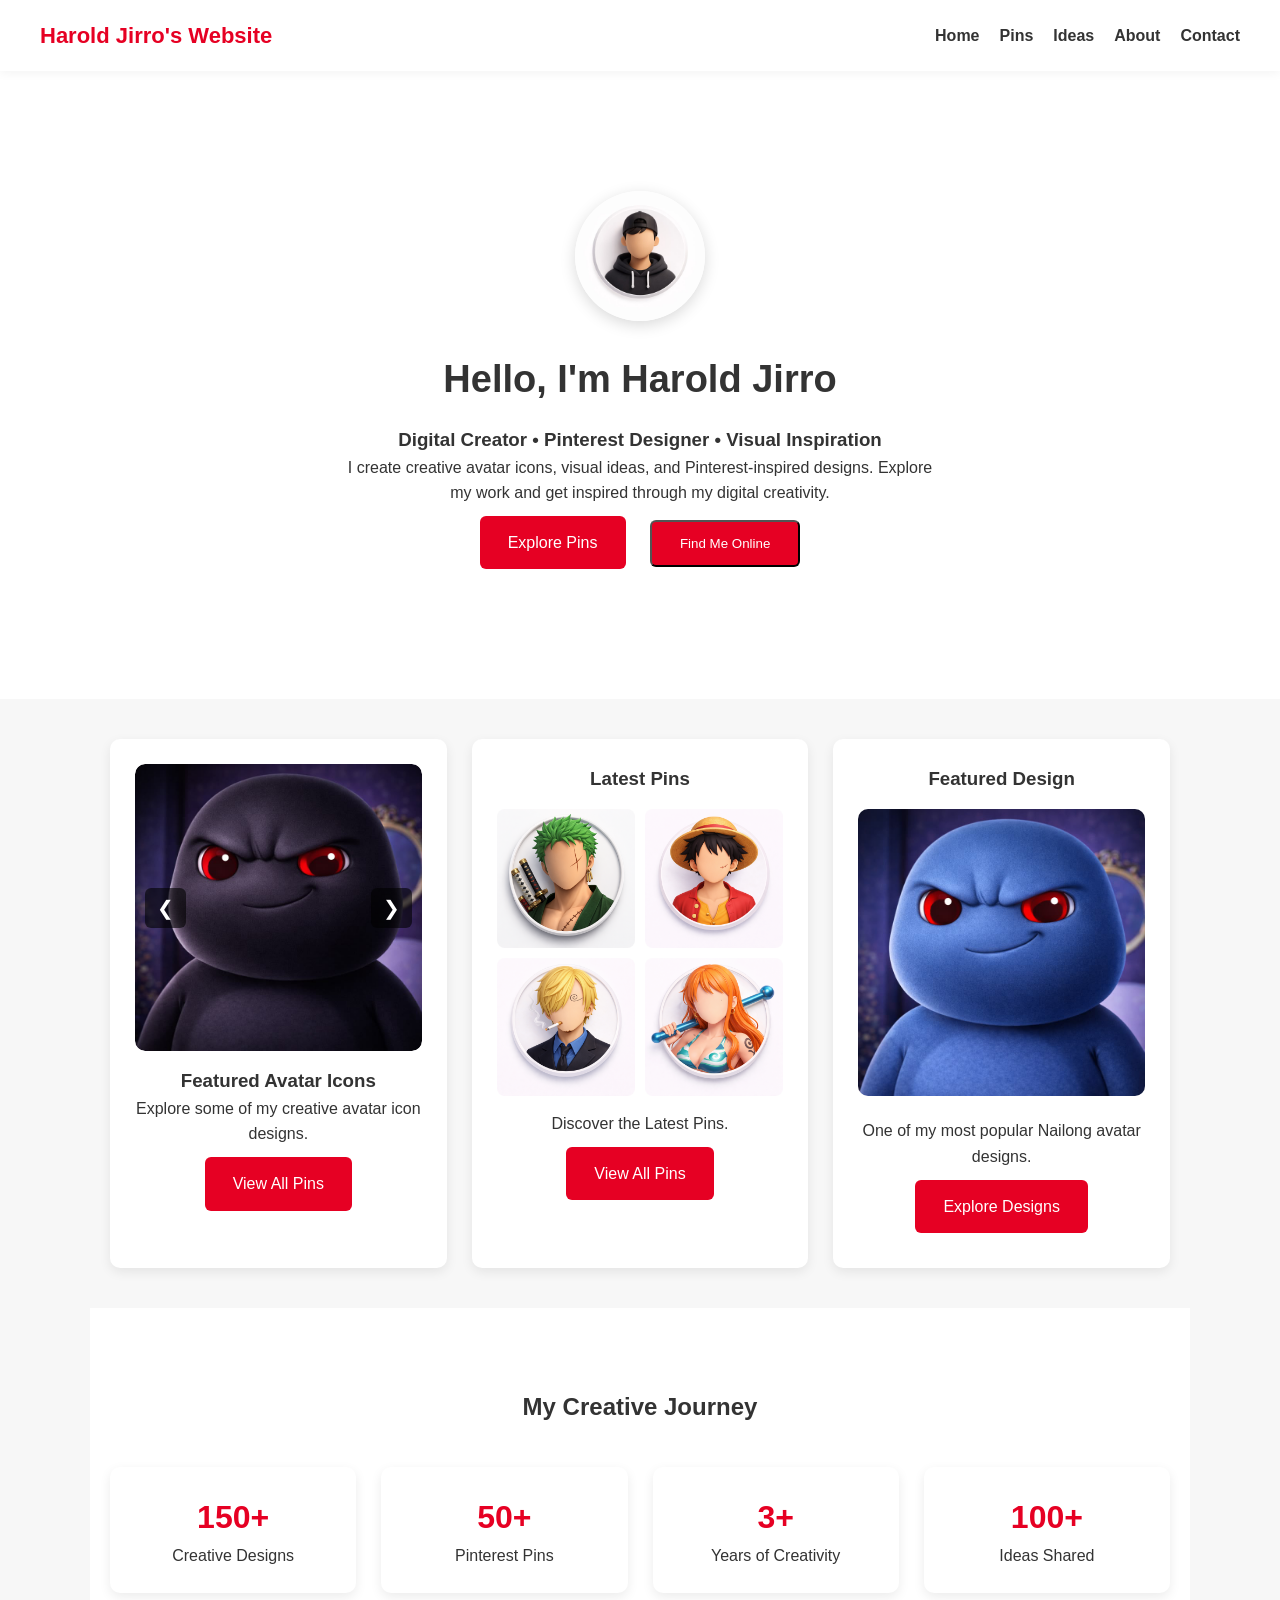
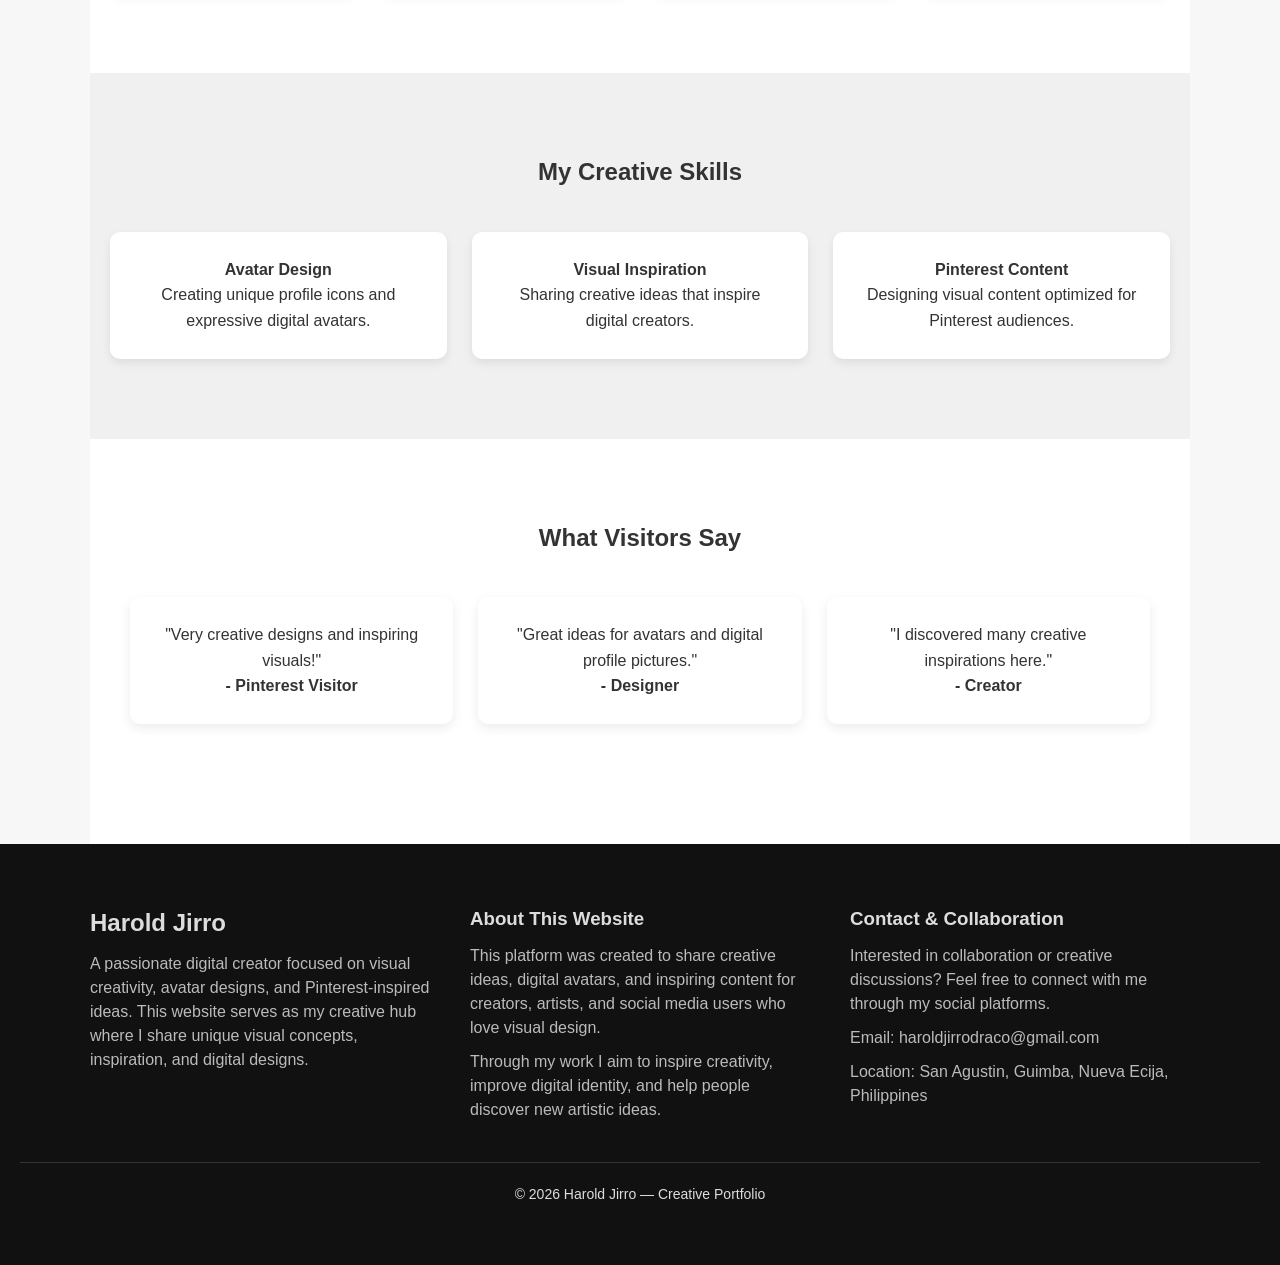
<file: index.html>
<!DOCTYPE html>
<html lang="en">

<head>

<meta charset="UTF-8">
<meta name="viewport" content="width=device-width, initial-scale=1.0">

<meta name="p:domain_verify" content="YOUR_PINTEREST_CODE">

<title>Harold Jirro | Pinterest Creator</title>

<link rel="stylesheet" href="style.css">

</head>

<body>

<header class="navbar">

<div class="logo">Harold Jirro's Website</div>

<nav>
<a href="index.html">Home</a>
<a href="pins.html">Pins</a>
<a href="blog.html">Ideas</a>
<a href="about.html">About</a>
<a href="contact.html">Contact</a>
</nav>

</header>


<section class="hero">

<img src="3D Male Avatar Icon with Black Cap – Minimalist Round Profile Picture.jpg" class="avatar">

<h1>Hello, I'm Harold Jirro</h1>

<h3>Digital Creator • Pinterest Designer • Visual Inspiration</h3>

<p>
I create creative avatar icons, visual ideas, and Pinterest-inspired designs.
Explore my work and get inspired through my digital creativity.
</p>

<a href="pins.html" class="btn">Explore Pins</a>

<button onclick="openModal()" class="btn">
Find Me Online
</button>

</section>


<section class="grid">

<div class="card slideshow-card">

<div class="slideshow-container">

<img class="slide active" src="Matte Black Nailong HD Icon-Savage.jpg">
<img class="slide" src="Zoro Full HD - 3D Icon.png">
<img class="slide" src="avatar3.jpg">
<img class="slide" src="Orange Angry Nailong.jpg">

<button class="slide-btn prev" onclick="changeSlide(-1)">❮</button>
<button class="slide-btn next" onclick="changeSlide(1)">❯</button>

</div>

<h3>Featured Avatar Icons</h3>
<p>Explore some of my creative avatar icon designs.</p>

<a href="pins.html" class="btn">View All Pins</a>

</div>

<div class="card latest-pins">

<h3>Latest Pins</h3>


<div class="latest-grid">

<img src="Zoro Full HD - 3D Icon.png">
<img src="Luffy Full HD - 3D Icon.png">
<img src="Sanji Full HD - 3D Icon.png">
<img src="Nami Full HD - 3D Icon.png">

</div>

<p>Discover the Latest Pins.</p>

<a href="pins.html" class="btn">View All Pins</a>

</div>

<div class="card featured-design">

<h3>Featured Design</h3>

<img src="Blue Nailong HD Icon - Savage.jpg" class="featured-img">

<p>One of my most popular Nailong avatar designs.</p>

<a href="pins.html" class="btn">Explore Designs</a>

</div>

</section>


<section class="section creator-stats">

<h2>My Creative Journey</h2>

<div class="stats-grid">

<div class="stat-card">
<h3>150+</h3>
<p>Creative Designs</p>
</div>

<div class="stat-card">
<h3>50+</h3>
<p>Pinterest Pins</p>
</div>

<div class="stat-card">
<h3>3+</h3>
<p>Years of Creativity</p>
</div>

<div class="stat-card">
<h3>100+</h3>
<p>Ideas Shared</p>
</div>

</div>

</section>


<section class="section skills">

<h2>My Creative Skills</h2>

<div class="skills-grid">

<div class="skill">
<h4>Avatar Design</h4>
<p>Creating unique profile icons and expressive digital avatars.</p>
</div>

<div class="skill">
<h4>Visual Inspiration</h4>
<p>Sharing creative ideas that inspire digital creators.</p>
</div>

<div class="skill">
<h4>Pinterest Content</h4>
<p>Designing visual content optimized for Pinterest audiences.</p>
</div>

</div>

</section>


<section class="section testimonials">

<h2>What Visitors Say</h2>

<div class="grid">

<div class="card">
<p>
"Very creative designs and inspiring visuals!"
</p>
<strong>- Pinterest Visitor</strong>
</div>

<div class="card">
<p>
"Great ideas for avatars and digital profile pictures."
</p>
<strong>- Designer</strong>
</div>

<div class="card">
<p>
"I discovered many creative inspirations here."
</p>
<strong>- Creator</strong>
</div>

</div>

</section>


<div class="modal" id="socialModal">

<div class="modal-content">

<h3>Click My Social Links</h3>

<a href="https://pin.it/5afK9rXz4">Pinterest</a>
<a href="https://www.facebook.com/share/1HzWZU3NKk/">Facebook</a>
<a href="https://www.youtube.com/@Orrij">YouTube</a>

<button onclick="closeModal()">Close</button>

</div>

</div>


<footer>

<div class="footer-container">

<div class="footer-brand">

<h2>Harold Jirro</h2>

<p>
A passionate digital creator focused on visual creativity,
avatar designs, and Pinterest-inspired ideas.
This website serves as my creative hub where I share
unique visual concepts, inspiration, and digital designs.
</p>

</div>

<div class="footer-about">

<h3>About This Website</h3>

<p>
This platform was created to share creative ideas,
digital avatars, and inspiring content for creators,
artists, and social media users who love visual design.
</p>

<p>
Through my work I aim to inspire creativity,
improve digital identity, and help people
discover new artistic ideas.
</p>

</div>

<div class="footer-contact">

<h3>Contact & Collaboration</h3>

<p>
Interested in collaboration or creative discussions?
Feel free to connect with me through my social platforms.
</p>

<p>Email: haroldjirrodraco@gmail.com</p>

<p>Location: San Agustin, Guimba, Nueva Ecija, Philippines</p>

</div>

</div>

<div class="footer-bottom">

<p>© 2026 Harold Jirro — Creative Portfolio</p>

</div>

</footer>

<script src="main.js"></script>

</body>
</html>
</file>
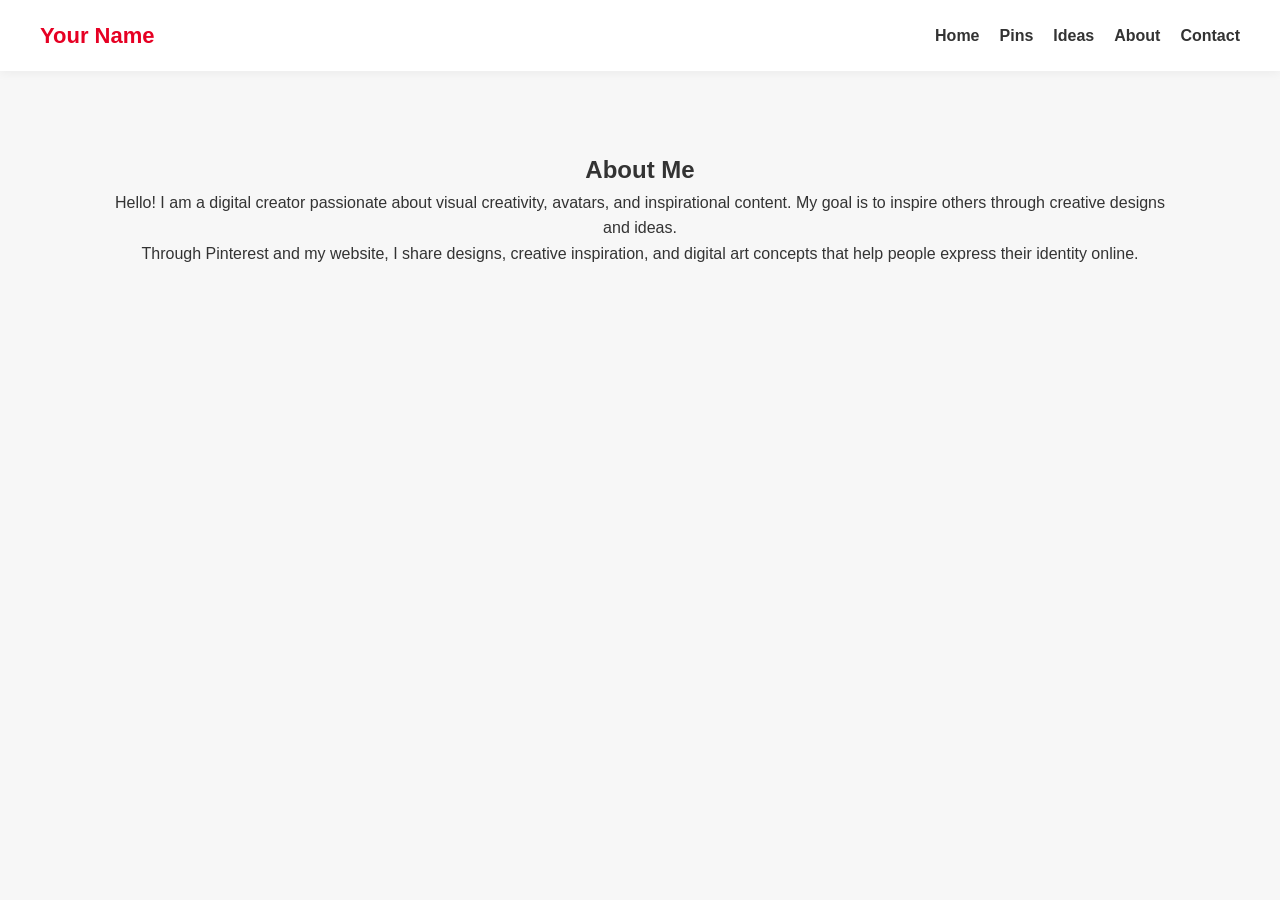
<file: about.html>
<!DOCTYPE html>
<html>

<head>

<title>About Me</title>

<link rel="stylesheet" href="style.css">
<meta name="viewport" content="width=device-width, initial-scale=1.0">
</head>

<body>

<header class="navbar">

<div class="logo">Your Name</div>

<nav>
<a href="index.html">Home</a>
<a href="pins.html">Pins</a>
<a href="blog.html">Ideas</a>
<a href="about.html">About</a>
<a href="contact.html">Contact</a>
</nav>

</header>

<section class="section">

<h1>About Me</h1>

<p>
Hello! I am a digital creator passionate about visual creativity,
avatars, and inspirational content. My goal is to inspire
others through creative designs and ideas.
</p>

<p>
Through Pinterest and my website, I share designs,
creative inspiration, and digital art concepts that
help people express their identity online.
</p>

</section>

</body>
</html>
</file>
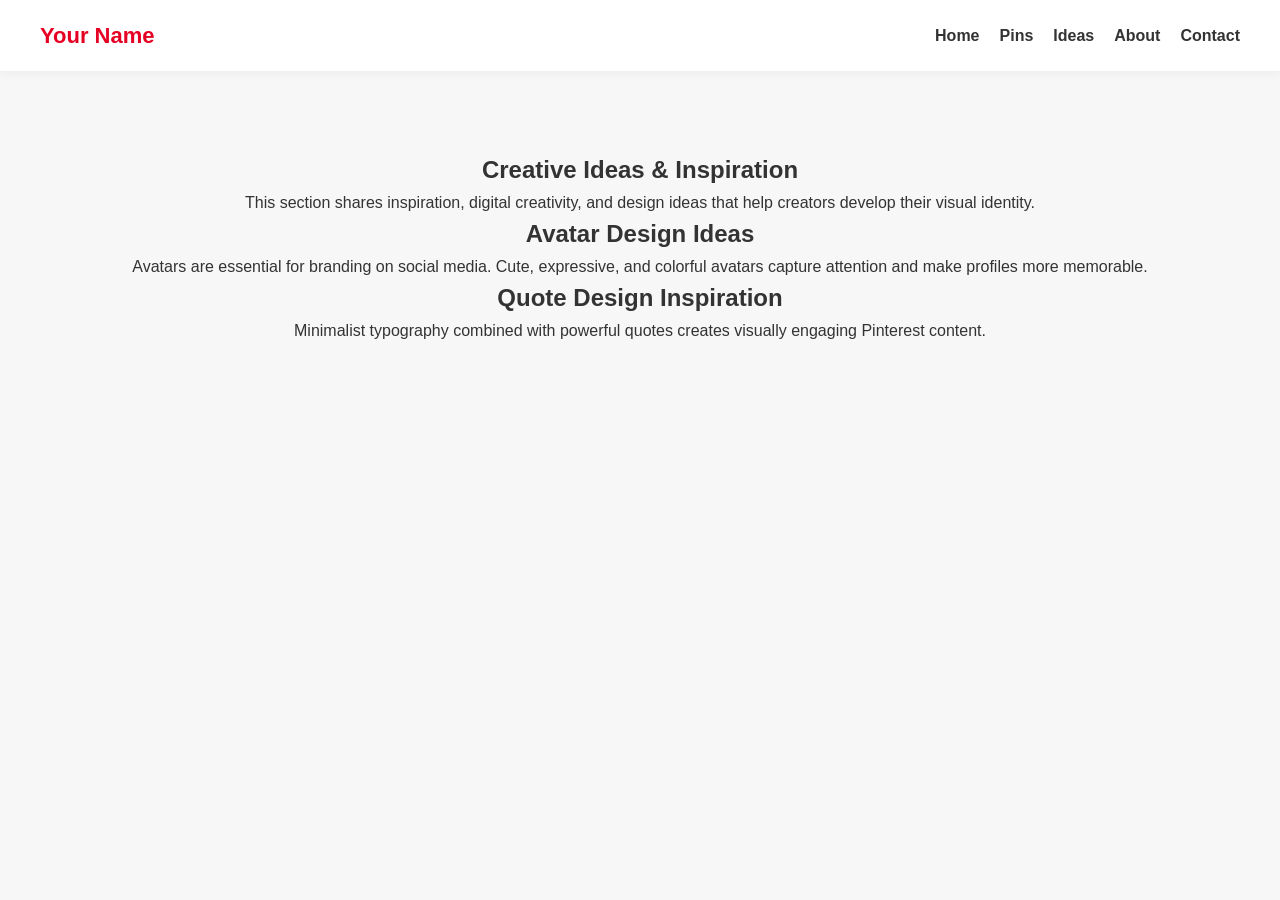
<file: blog.html>
<!DOCTYPE html>
<html>

<head>

<title>Creative Ideas</title>

<link rel="stylesheet" href="style.css">
<meta name="viewport" content="width=device-width, initial-scale=1.0">
</head>

<body>

<header class="navbar">

<div class="logo">Your Name</div>

<nav>
<a href="index.html">Home</a>
<a href="pins.html">Pins</a>
<a href="blog.html">Ideas</a>
<a href="about.html">About</a>
<a href="contact.html">Contact</a>
</nav>

</header>

<section class="section">

<h1>Creative Ideas & Inspiration</h1>

<p>
This section shares inspiration, digital creativity,
and design ideas that help creators develop their visual identity.
</p>

<h2>Avatar Design Ideas</h2>

<p>
Avatars are essential for branding on social media.
Cute, expressive, and colorful avatars capture attention
and make profiles more memorable.
</p>

<h2>Quote Design Inspiration</h2>

<p>
Minimalist typography combined with powerful quotes
creates visually engaging Pinterest content.
</p>

</section>

</body>
</html>
</file>
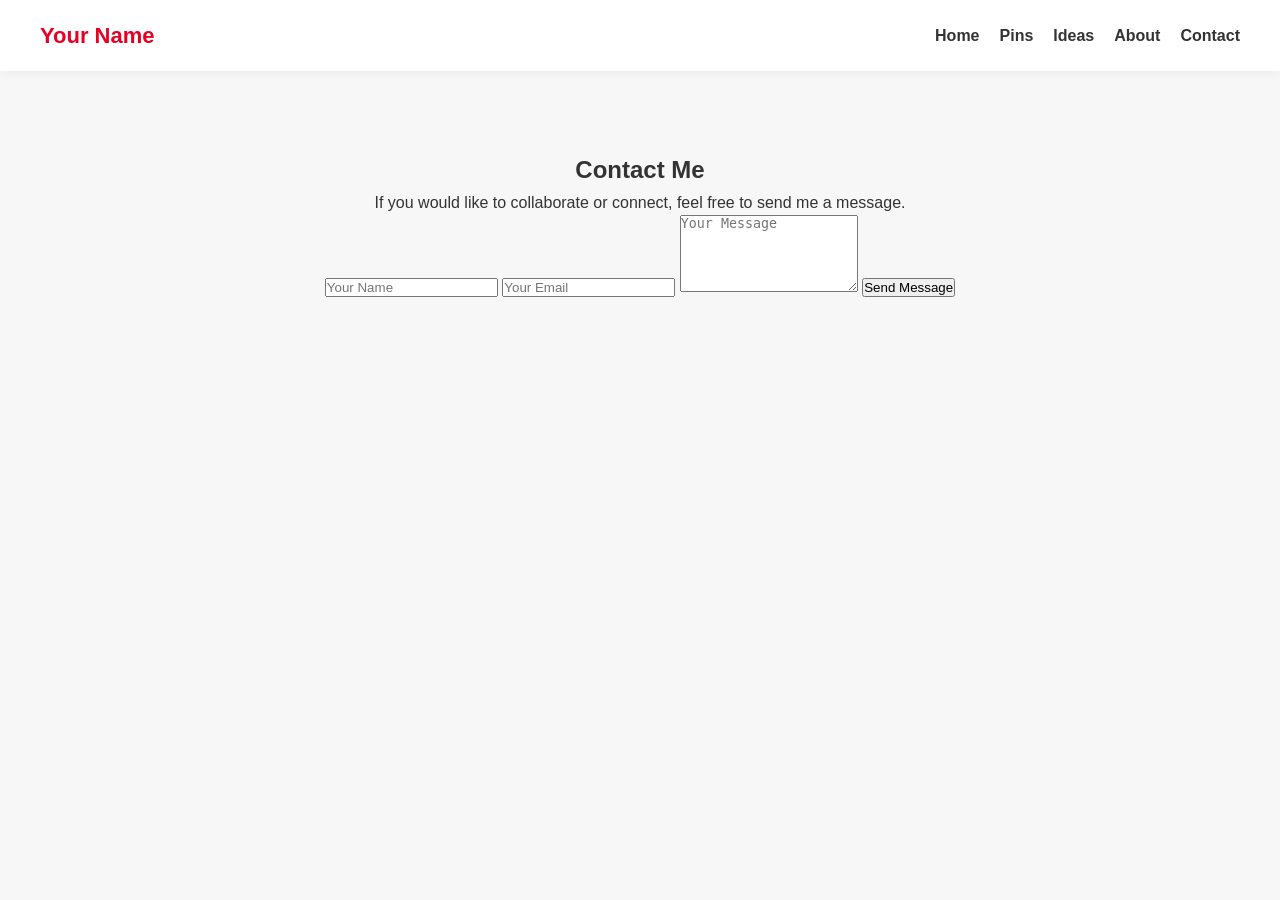
<file: contact.html>
<!DOCTYPE html>
<html>

<head>

<title>Contact</title>

<link rel="stylesheet" href="style.css">
<meta name="viewport" content="width=device-width, initial-scale=1.0">
</head>

<body>

<header class="navbar">

<div class="logo">Your Name</div>

<nav>
<a href="index.html">Home</a>
<a href="pins.html">Pins</a>
<a href="blog.html">Ideas</a>
<a href="about.html">About</a>
<a href="contact.html">Contact</a>
</nav>

</header>

<section class="section">

<h1>Contact Me</h1>

<p>
If you would like to collaborate or connect, feel free to send me a message.
</p>

<form onsubmit="sendMessage(event)">

<input type="text" placeholder="Your Name" required>

<input type="email" placeholder="Your Email" required>

<textarea rows="5" placeholder="Your Message"></textarea>

<button type="submit">Send Message</button>

</form>

</section>

<script src="main.js"></script>

</body>
</html>
</file>
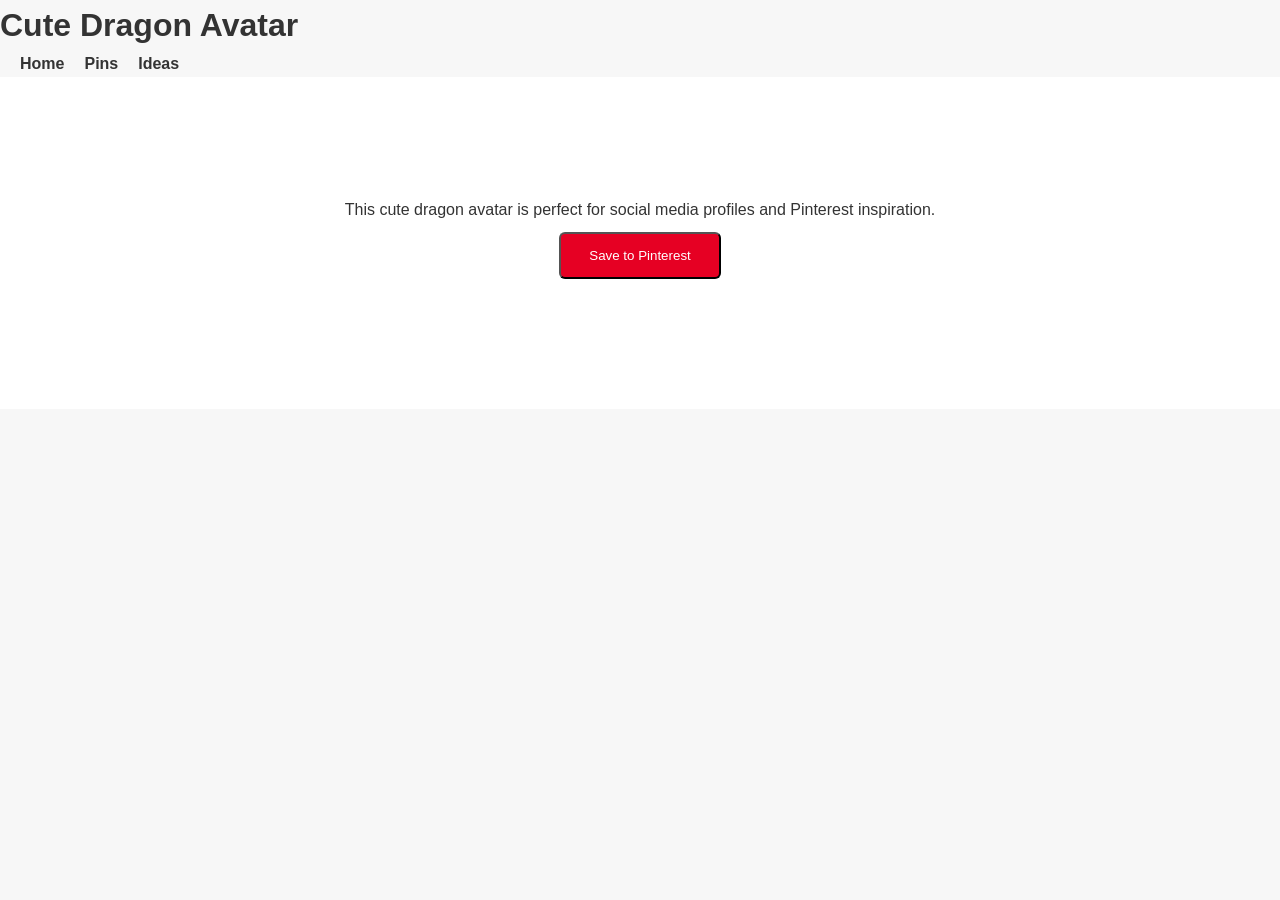
<file: cute-dragon-avatar.html>
<!DOCTYPE html>
<html>

<head>

<title>Cute Dragon Avatar</title>

<link rel="stylesheet" href="style.css">

</head>

<body>

<header>

<h1>Cute Dragon Avatar</h1>

<nav>
<a href="index.html">Home</a>
<a href="pins.html">Pins</a>
<a href="blog.html">Ideas</a>
</nav>

</header>

<section class="hero">

<p>
This cute dragon avatar is perfect for social media profiles
and Pinterest inspiration.
</p>

<button onclick="savePin()" class="btn">
Save to Pinterest
</button>

</section>

<script src="main.js"></script>

</body>
</html>
</file>
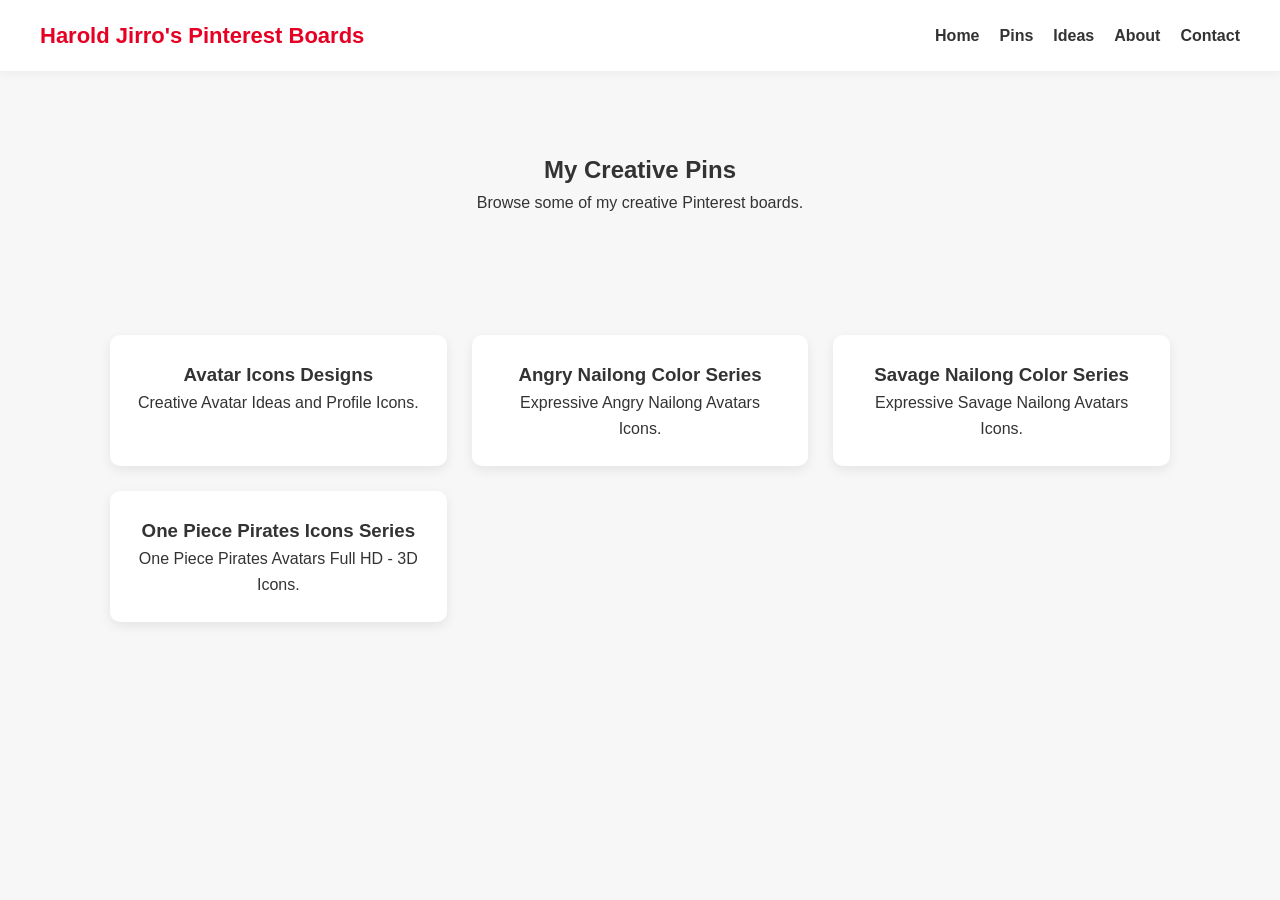
<file: pins.html>
<!DOCTYPE html>
<html>

<head>

<title>Pinterest Pins</title>

<link rel="stylesheet" href="style.css">
<meta name="viewport" content="width=device-width, initial-scale=1.0">
<style>

/* BOARD CARD */

.board-card{
cursor:pointer;
text-align:center;
transition:0.3s;
}

.board-card:hover{
transform:translateY(-6px);
}


/* BOARD MODAL */

.pin-modal{
display:none;
position:fixed;
top:0;
left:0;
width:100%;
height:100%;
background:rgba(0,0,0,0.8);
z-index:999;
justify-content:center;
align-items:center;
padding:20px;
}

.modal-container{
background:white;
max-width:1000px;
width:100%;
border-radius:12px;
padding:30px;
overflow-y:auto;
max-height:90vh;
animation:fadeIn 0.3s ease;
}

@keyframes fadeIn{
from{opacity:0;transform:scale(0.9);}
to{opacity:1;transform:scale(1);}
}

.modal-header{
display:flex;
justify-content:space-between;
align-items:center;
margin-bottom:20px;
}

.close-btn{
background:#e60023;
color:white;
border:none;
padding:8px 14px;
border-radius:6px;
cursor:pointer;
}

.close-btn:hover{
background:#c4001e;
}


/* PIN GRID */

.pin-grid{
display:grid;
grid-template-columns:repeat(auto-fit,minmax(220px,1fr));
gap:25px;
}

.pin-item{
text-align:center;
}

.pin-item img{
width:100%;
border-radius:10px;
cursor:pointer;
transition:0.3s;
}

.pin-item img:hover{
transform:scale(1.05);
}


/* DOWNLOAD BUTTON */

.download-btn{
margin-top:10px;
background:#e60023;
color:white;
border:none;
padding:8px 14px;
border-radius:6px;
cursor:pointer;
font-size:14px;
}

.download-btn:hover{
background:#c4001e;
}


/* IMAGE VIEWER */

.image-viewer{
display:none;
position:fixed;
top:0;
left:0;
width:100%;
height:100%;
background:rgba(0,0,0,0.95);
z-index:2000;
flex-direction:column;
justify-content:center;
align-items:center;
padding:20px;
}

.image-viewer img{
max-width:90%;
max-height:75%;
border-radius:10px;
}

.image-title{
color:white;
margin-top:15px;
font-size:18px;
text-align:center;
}


/* DOWNLOAD MODAL */

.download-modal{
display:none;
position:fixed;
top:0;
left:0;
width:100%;
height:100%;
background:rgba(0,0,0,0.6);
z-index:3000;
justify-content:center;
align-items:center;
}

.download-box{
background:white;
padding:25px;
border-radius:10px;
width:320px;
text-align:center;
}

.download-box h3{
margin-bottom:15px;
}

.download-link{
display:block;
margin:10px 0;
color:#e60023;
font-weight:bold;
word-break:break-all;
}

.modal-btn{
margin-top:10px;
background:#e60023;
color:white;
border:none;
padding:8px 14px;
border-radius:6px;
cursor:pointer;
}

.modal-btn:hover{
background:#c4001e;
}

</style>

</head>

<body>

<header class="navbar">

<div class="logo">Harold Jirro's Pinterest Boards</div>

<nav>
<a href="index.html">Home</a>
<a href="pins.html">Pins</a>
<a href="blog.html">Ideas</a>
<a href="about.html">About</a>
<a href="contact.html">Contact</a>
</nav>

</header>


<section class="section">

<h1>My Creative Pins</h1>
<p>Browse some of my creative Pinterest boards.</p>

</section>


<section class="grid">

<div class="card board-card" onclick="openBoard('avatarBoard')">
<h3>Avatar Icons Designs</h3>
<p>Creative Avatar Ideas and Profile Icons.</p>
</div>

<div class="card board-card" onclick="openBoard('angryBoard')">
<h3>Angry Nailong Color Series</h3>
<p>Expressive Angry Nailong Avatars Icons.</p>
</div>

<div class="card board-card" onclick="openBoard('savageBoard')">
<h3>Savage Nailong Color Series</h3>
<p>Expressive Savage Nailong Avatars Icons.</p>
</div>

<div class="card board-card" onclick="openBoard('onePiecePiratesBoard')">
<h3>One Piece Pirates Icons Series</h3>
<p>One Piece Pirates Avatars Full HD - 3D Icons.</p>
</div>

</section>


<!-- BOARD MODAL -->

<div class="pin-modal" id="pinModal">

<div class="modal-container">

<div class="modal-header">

<h2 id="boardTitle"></h2>

<button class="close-btn" onclick="closeBoard()">Close</button>

</div>

<div class="pin-grid" id="pinGallery"></div>

</div>

</div>



<!-- IMAGE VIEWER -->

<div class="image-viewer" id="imageViewer" onclick="closeImage()">

<img id="viewerImage">

<div class="image-title" id="imageTitle"></div>

</div>



<!-- DOWNLOAD MODAL -->

<div class="download-modal" id="downloadModal">

<div class="download-box">

<h3>Download Image</h3>

<p>Pinterest Download Source</p>

<a id="pinterestLink" class="download-link" target="_blank"></a>



<button class="modal-btn" onclick="copyLink()">Copy Pinterest Link</button>

<button class="modal-btn" onclick="closeDownload()">Close</button>

</div>

</div>



<script>

let currentImages=[];
let currentIndex=0;


/* BOARD DATA */

const boards={

avatarBoard:{
title:"Avatar Icons Designs",
images:[
{src:"avatar1.jpg",link:"https://pin.it/1t6ywInRV"},
{src:"avatar2.jpg",link:"https://pin.it/5wLYIQK5S"},
{src:"avatar3.jpg",link:"https://pin.it/63sNzPeHq"},
{src:"avatar4.jpg",link:"https://pin.it/5Iifxbyrx"},
{src:"avatar5.jpg",link:"https://pin.it/1XWReNkPh"},
{src:"avatar6.jpg",link:"https://pin.it/4jHnyekD0"},
{src:"avatar7.jpg",link:"https://pin.it/1XEk0Br3H"},
{src:"avatar8.jpg",link:"https://pin.it/7x6XMawhz"},
{src:"avatar9.jpg",link:"https://pin.it/5U9tttwbv"},
{src:"avatar10.jpg",link:"https://pin.it/5uk6Ov3AN"},
{src:"avatar11.jpg",link:"https://pin.it/6CAory5oI"},
{src:"avatar12.jpg",link:"https://pin.it/6iCTqWHGC"},
{src:"avatar13.jpg",link:"https://pin.it/7Ly0heCYB"},
{src:"avatar14.jpg",link:"https://pin.it/3AjUlgcrM"},
{src:"avatar15.jpg",link:"https://pin.it/1QJmj6xkF"},
{src:"avatar16.jpg",link:"https://pin.it/1QJmj6xkF"},
{src:"avatar17.jpg",link:"https://pin.it/5wsl7yJsL"},
{src:"avatar18.jpg",link:"https://pin.it/1ahxVEZHV"}
]
},

angryBoard:{
title:"Angry Nailong Color Series",
images:[
{src:"White Angry Nailong.jpg",link:"https://pin.it/4BcrLV8El"},
{src:"Black Angry Nailong.jpg",link:"https://pin.it/6ofssRRBD"},
{src:"Army Green Angry Nailong.jpg",link:"https://pin.it/4MzV7ket0"},
{src:"Silver Angry Nailong.jpg",link:"https://pin.it/GKsLQTiYz"},
{src:"Beige Angry Nailong.jpg",link:"https://pin.it/77iOSSGZW"},
{src:"Lilac Angry Nailong.jpg",link:"https://pin.it/64wrCmEil"},
{src:"Maroon Angry Nailong.jpg",link:"https://pin.it/5kQyr1dlR"},
{src:"Cyan Angry Nailong.jpg",link:"https://pin.it/6ZxuGNHeR"},
{src:"Purple Angry Nailong.jpg",link:"https://pin.it/6hnm5wIn4"},
{src:"Pink Angry Nailong.jpg",link:"https://pin.it/6IrExBiwL"},
{src:"Brown Angry Nailong.jpg",link:"https://pin.it/4E1AhncWC"},
{src:"Orange Angry Nailong.jpg",link:"https://pin.it/2c4nnQZcT"},
{src:"Gray Angry Nailong.jpg",link:"https://pin.it/3vpSaaFhu"},
{src:"Green Angry Nailong.jpg",link:"https://pin.it/3PTnxTaUm"},
{src:"Red Angry Nailong.jpg",link:"https://pin.it/20tLv7G7s"},
{src:"Blue Angry Nailong.jpg",link:"https://pin.it/1xLqHFnTn"}
]
},

savageBoard:{
title:"Savage Nailong Color Series",
images:[
{src:"Blue Nailong HD Icon - Savage.jpg",link:"https://pin.it/4kj676tsB"},
{src:"White Nailong HD Icon - Savage.jpg",link:"https://pin.it/6QAtRDBfb"},
{src:"Matte Black Nailong HD Icon-Savage.jpg",link:"https://pin.it/7xPLHLX6S"}
]
},

onePiecePiratesBoard:{
title:"One Piece Pirates Icons Series",
images:[
{src:"Luffy Full HD - 3D Icon.png",link:"https://pin.it/ka3CyvmbQ"},
{src:"Zoro Full HD - 3D Icon.png",link:"https://pin.it/1gbgHtoil"},
{src:"Usopp Full HD - 3D Icon.png",link:"https://pin.it/6B2MDwRDE"},
{src:"Sanji Full HD - 3D Icon.png",link:"https://pin.it/34NIjnRcw"},
{src:"Nami Full HD - 3D Icon.png",link:"https://pin.it/1kjd4RUAM"},
{src:"Chopper Full HD - 3D Icon.png",link:"https://pin.it/3mY3uhaYK"},
{src:"Robin Full HD - 3D Icon.png",link:"https://pin.it/TsKYtP4WY"},
{src:"Franky Full HD - 3D Icon.png",link:"https://pin.it/2NFmkbKu4"},
{src:"Brook Full HD - 3D Icon.png",link:"https://pin.it/4FQNpBXLX"},
{src:"Jimbei Full HD - 3D Icon.png",link:"https://pin.it/1YDrltQA1"}
]
}

};



/* OPEN BOARD */

function openBoard(boardName){

const modal=document.getElementById("pinModal");
const gallery=document.getElementById("pinGallery");
const title=document.getElementById("boardTitle");

gallery.innerHTML="";
title.innerText=boards[boardName].title;

currentImages=boards[boardName].images;

currentImages.forEach((pin,index)=>{

const card=document.createElement("div");
card.classList.add("pin-item");

card.innerHTML=`
<img src="${pin.src}">
<button class="download-btn" onclick="openDownload(${index})">Download Image</button>
`;

card.querySelector("img").onclick=function(){
openImage(index);
}

gallery.appendChild(card);

});

modal.style.display="flex";

}



/* IMAGE VIEWER */

function openImage(index){

currentIndex=index;

let src=currentImages[index].src;

document.getElementById("viewerImage").src=src;

let name=src.split("/").pop().replace(/\.[^/.]+$/,"");

document.getElementById("imageTitle").innerText=name;

document.getElementById("imageViewer").style.display="flex";

}

function closeImage(){

document.getElementById("imageViewer").style.display="none";

}



/* DOWNLOAD MODAL */

function openDownload(index){

currentIndex=index;

const modal=document.getElementById("downloadModal");

const link=currentImages[index].link;

const linkElement=document.getElementById("pinterestLink");

linkElement.href=link;
linkElement.innerText=link;

modal.style.display="flex";

}

function closeDownload(){

document.getElementById("downloadModal").style.display="none";

}



/* DOWNLOAD IMAGE */

function downloadImage(){

let link=document.createElement("a");

link.href=currentImages[currentIndex].src;
link.download=currentImages[currentIndex].src;

link.click();

}



/* COPY PINTEREST LINK */

function copyLink(){

navigator.clipboard.writeText(currentImages[currentIndex].link);

alert("Pinterest link copied!");

}



/* CLOSE BOARD */

function closeBoard(){

document.getElementById("pinModal").style.display="none";

}

</script>

</body>
</html>
</file>
<file: style.css>
*{
box-sizing:border-box;
margin:0;
padding:0;
}

html{
scroll-behavior:smooth;
}

body{
font-family:Arial, Helvetica, sans-serif;
background:#f7f7f7;
color:#333;
line-height:1.6;
}

/* ---------------- NAVBAR ---------------- */

.navbar{
display:flex;
justify-content:space-between;
align-items:center;
padding:18px 40px;
background:white;
box-shadow:0 2px 10px rgba(0,0,0,0.05);
position:sticky;
top:0;
z-index:100;
flex-wrap:wrap;
}

.logo{
font-weight:bold;
font-size:22px;
color:#e60023;
}

nav{
display:flex;
flex-wrap:wrap;
}

nav a{
margin-left:20px;
text-decoration:none;
color:#333;
font-weight:600;
transition:0.3s;
}

nav a:hover{
color:#e60023;
}


/* ---------------- HERO ---------------- */

.hero{
text-align:center;
padding:120px 20px;
background:white;
}

.avatar{
width:130px;
border-radius:50%;
margin-bottom:20px;
box-shadow:0 4px 15px rgba(0,0,0,0.15);
}

.hero h1{
font-size:38px;
margin-bottom:15px;
}

.hero p{
max-width:600px;
margin:auto;
font-size:16px;
}


/* ---------------- BUTTON ---------------- */

.btn{
display:inline-block;
margin:10px;
padding:14px 28px;
background:#e60023;
color:white;
border-radius:6px;
text-decoration:none;
transition:0.3s;
cursor:pointer;
}

.btn:hover{
background:#cc001f;
transform:translateY(-3px);
}


/* ---------------- GRID ---------------- */

.grid{
display:grid;
grid-template-columns:repeat(auto-fit,minmax(250px,1fr));
gap:25px;
max-width:1100px;
margin:auto;
padding:40px 20px;
}

.card{
background:white;
padding:25px;
border-radius:10px;
text-decoration:none;
color:#333;
box-shadow:0 4px 12px rgba(0,0,0,0.08);
transition:0.3s;
}

.card:hover{
transform:translateY(-6px);
background-color:#cc001f;
color:#f0f0f0;
box-shadow:0 8px 20px rgba(0,0,0,0.15);
}


/* ---------------- SECTION ---------------- */

.section{
max-width:1100px;
margin:auto;
padding:80px 20px;
text-align:center;
}


/* ---------------- STATS ---------------- */

.creator-stats{
background:white;
}

.stats-grid{
display:grid;
grid-template-columns:repeat(auto-fit,minmax(180px,1fr));
gap:25px;
margin-top:40px;
}

.stat-card{
background:white;
padding:25px;
border-radius:10px;
box-shadow:0 4px 12px rgba(0,0,0,0.08);
}

.stat-card h3{
color:#e60023;
font-size:32px;
}


/* ---------------- SKILLS ---------------- */

.skills{
background:#f0f0f0;
}

.skills-grid{
display:grid;
grid-template-columns:repeat(auto-fit,minmax(250px,1fr));
gap:25px;
margin-top:40px;
}

.skill{
background:white;
padding:25px;
border-radius:10px;
box-shadow:0 4px 10px rgba(0,0,0,0.08);
}


/* ---------------- TESTIMONIALS ---------------- */

.testimonials{
background:white;
}


/* ---------------- FOOTER ---------------- */

footer{
background:#111;
color:#ddd;
padding:60px 20px;
}

.footer-container{
display:grid;
grid-template-columns:repeat(auto-fit,minmax(250px,1fr));
gap:40px;
max-width:1100px;
margin:auto;
}

.footer-container p{
color:#bbb;
margin-top:10px;
line-height:1.5;
}

.footer-bottom{
text-align:center;
margin-top:40px;
border-top:1px solid #333;
padding-top:20px;
font-size:14px;
}


/* ---------------- MODAL ---------------- */

.modal{
display:none;
position:fixed;
top:0;
left:0;
width:100%;
height:100%;
background:rgba(0,0,0,0.6);
align-items:center;
justify-content:center;
padding:20px;
}

.modal-content{
background:white;
padding:35px;
border-radius:12px;
text-align:center;
width:100%;
max-width:320px;
animation:popup 0.3s ease;
}

.modal-content a{
display:block;
margin:10px 0;
color:#e60023;
font-weight:bold;
text-decoration:none;
padding:8px;
border-radius:6px;
transition:0.2s;
}

.modal-content a:hover{
background:#cc001f;
color:#f7f7f7;
transform:translateY(-3px);
}

@keyframes popup{
from{
transform:scale(0.8);
opacity:0;
}
to{
transform:scale(1);
opacity:1;
}
}


/* =========================
TABLET RESPONSIVE
========================= */

@media(max-width:992px){

.hero{
padding:90px 20px;
}

.hero h1{
font-size:32px;
}

.grid{
gap:20px;
}

.section{
padding:60px 20px;
}

}


/* =========================
MOBILE RESPONSIVE
========================= */

@media(max-width:768px){

.navbar{
flex-direction:column;
align-items:flex-start;
padding:20px;
}

nav{
margin-top:10px;
flex-wrap:wrap;
}

nav a{
margin:5px 10px 5px 0;
}

.hero{
padding:70px 20px;
}

.hero h1{
font-size:28px;
}

.hero p{
font-size:15px;
}

.avatar{
width:100px;
}

.grid{
grid-template-columns:repeat(auto-fit,minmax(180px,1fr));
}

.section{
padding:50px 20px;
}

.footer-container{
grid-template-columns:1fr;
text-align:center;
}

}


/* =========================
SMALL PHONES
========================= */

@media(max-width:480px){

.hero h1{
font-size:24px;
}

.hero p{
font-size:14px;
}

.grid{
grid-template-columns:1fr;
}

.btn{
width:100%;
}

.modal-content{
padding:25px;
}

}

/* SLIDESHOW */

.slideshow-card{
text-align:center;
}

.slideshow-container{
position:relative;
width:100%;
overflow:hidden;
border-radius:10px;
margin-bottom:15px;
}

.slide{
width:100%;
display:none;
border-radius:10px;
}

.slide.active{
display:block;
}

/* NAV BUTTONS */

.slide-btn{
position:absolute;
top:50%;
transform:translateY(-50%);
background:rgba(0,0,0,0.6);
color:white;
border:none;
font-size:20px;
padding:8px 12px;
cursor:pointer;
border-radius:6px;
}

.slide-btn:hover{
background:#e60023;
}

.prev{
left:10px;
}

.next{
right:10px;
}

.latest-pins{
text-align:center;
}

.latest-grid{
display:grid;
grid-template-columns:repeat(2,1fr);
gap:10px;
margin:15px 0;
}

.latest-grid img{
width:100%;
border-radius:8px;
cursor:pointer;
transition:0.3s;
}

.latest-grid img:hover{
transform:scale(1.05);
}

.featured-design{
text-align:center;
}

.featured-img{
width:100%;
border-radius:10px;
margin:15px 0;
transition:0.3s;
}

.featured-img:hover{
transform:scale(1.05);
}
</file>
